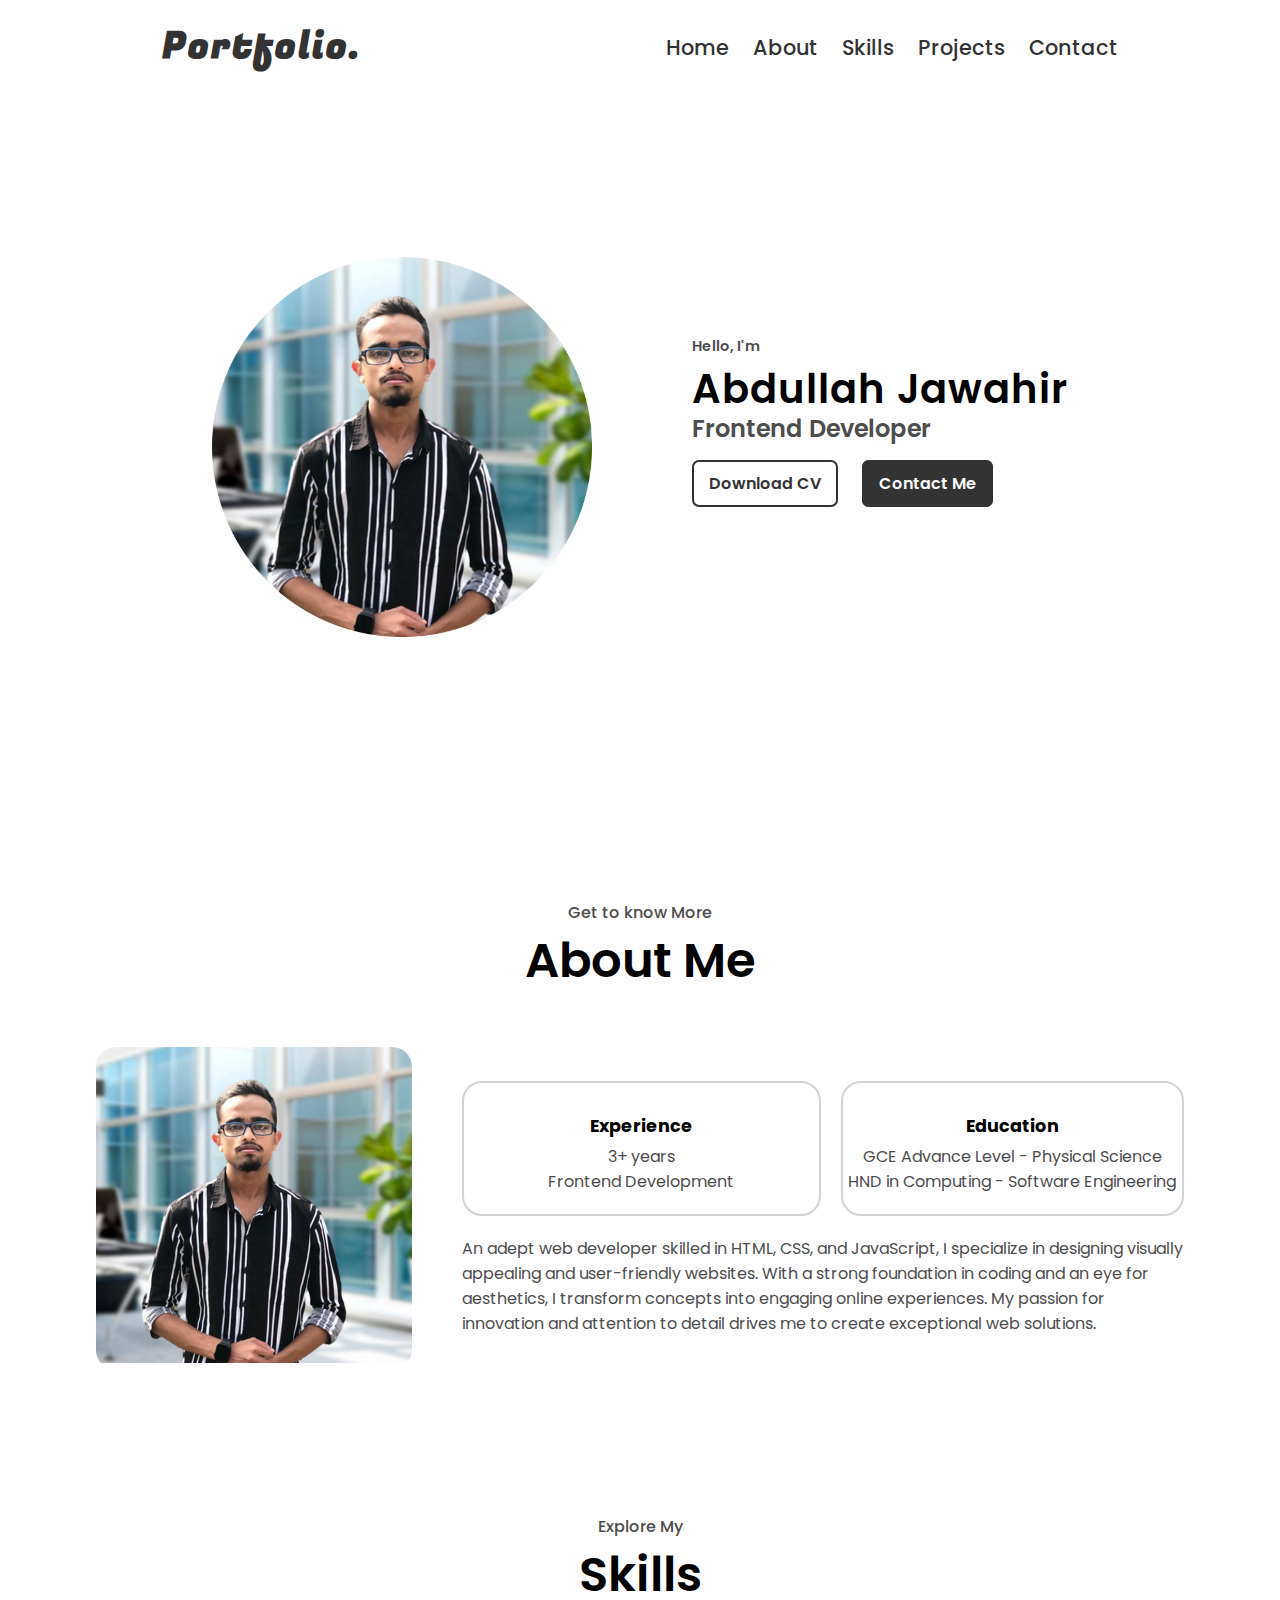
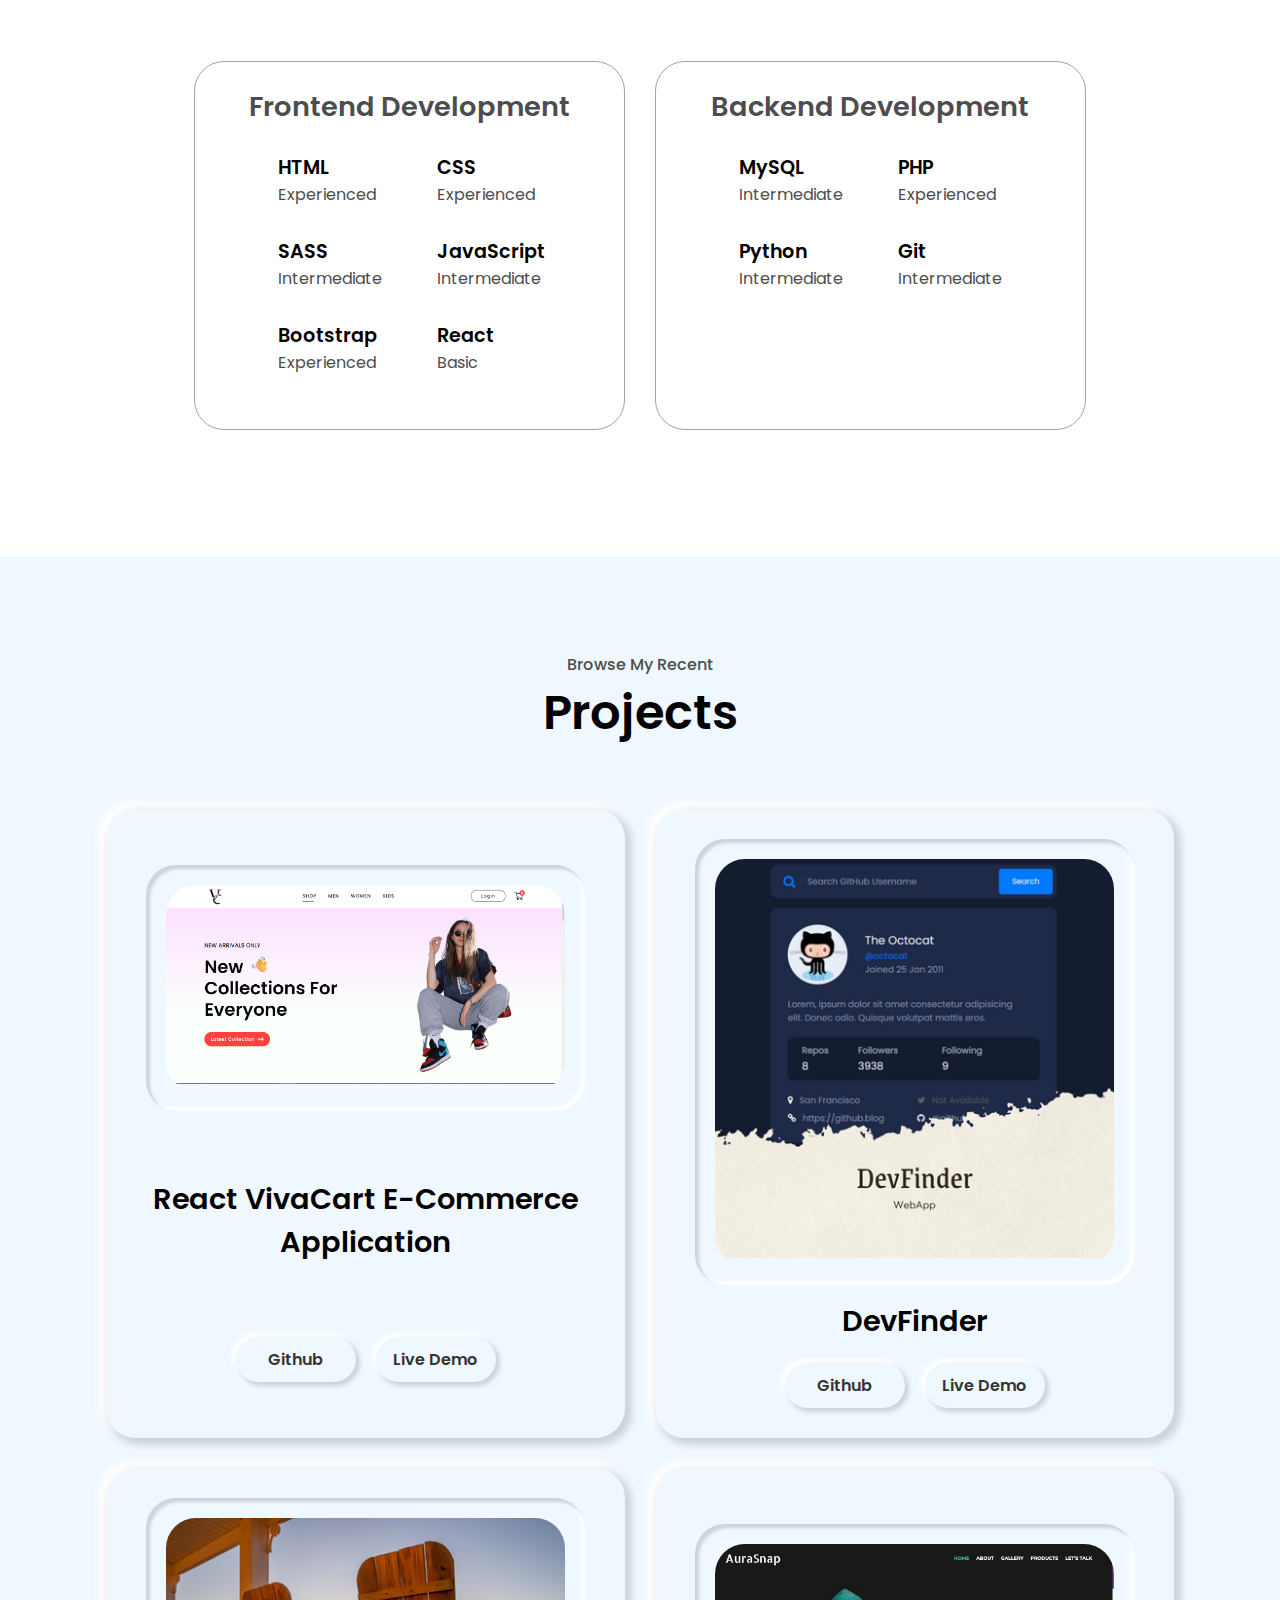
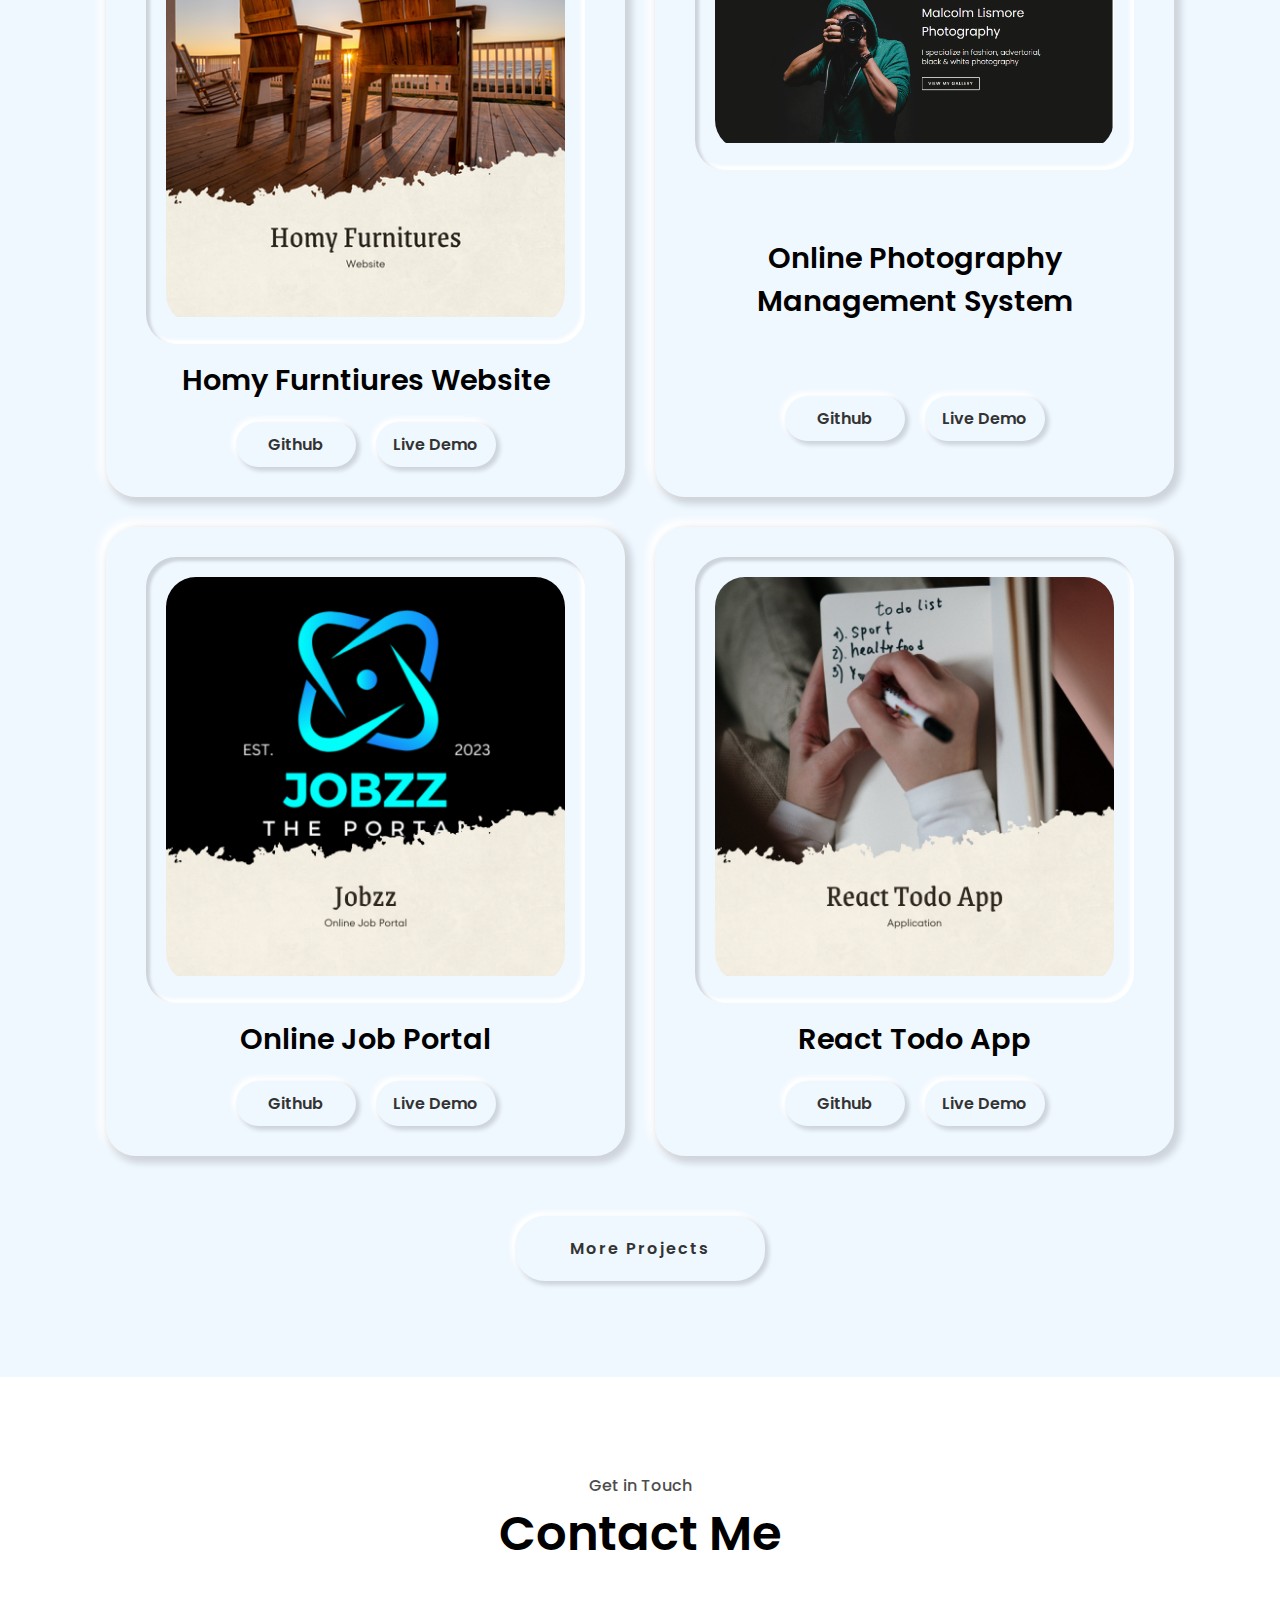
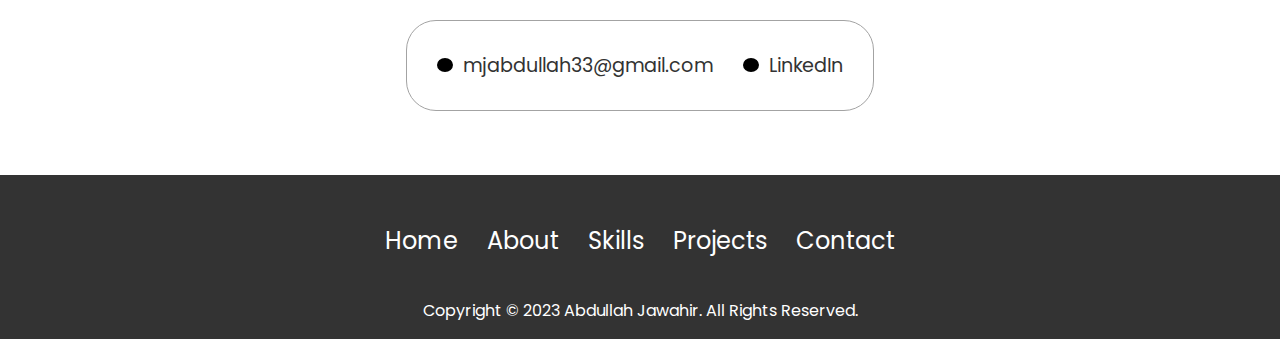
<file: index.html>
<!DOCTYPE html>
<html lang="en">

<head>
  <meta charset="UTF-8" />
  <meta name="viewport" content="width=device-width, initial-scale=1.0" />
  <title>Abdullah Jawahir | Portfolio</title>

  <!-- Poppins Font -->
  <link rel="preconnect" href="https://fonts.googleapis.com" />
  <link rel="preconnect" href="https://fonts.gstatic.com" crossorigin />
  <link href="https://fonts.googleapis.com/css2?family=Poppins:wght@100;200;300;400;500;600;700;800;900&display=swap"
    rel="stylesheet" />

  <!-- Fugaz One Font -->
  <link rel="preconnect" href="https://fonts.googleapis.com" />
  <link rel="preconnect" href="https://fonts.gstatic.com" crossorigin />
  <link href="https://fonts.googleapis.com/css2?family=Fugaz+One&display=swap" rel="stylesheet" />

  <!-- Fontawesome Icons -->
  <link rel="stylesheet" href="https://cdnjs.cloudflare.com/ajax/libs/font-awesome/6.4.2/css/all.min.css"
    integrity="sha512-z3gLpd7yknf1YoNbCzqRKc4qyor8gaKU1qmn+CShxbuBusANI9QpRohGBreCFkKxLhei6S9CQXFEbbKuqLg0DA=="
    crossorigin="anonymous" referrerpolicy="no-referrer" />

  <link rel="stylesheet" href="./CSS/styles.css" />
  <link rel="stylesheet" href="./CSS/projects.css" />
</head>

<body>
  <header>
    <a href="./index.html" class="logo">Portfolio.</a>

    <nav>
      <a href="#home">Home</a>
      <a href="#about">About</a>
      <a href="#skills">Skills</a>
      <a href="#projects">Projects</a>
      <a href="#contact">Contact</a>
    </nav>

    <div class="hamburger move">
      <div></div>
      <div></div>
      <div></div>
    </div>
  </header>

  <section id="home">
    <div class="hero-sec">
      <div class="prof-img">
        <img src="./Assets/profile-pic.png" alt="profile-pic" />
      </div>

      <div class="mini-intro">
        <span>Hello, I'm</span>
        <p class="my-name">Abdullah Jawahir</p>
        <p class="my-profession">Frontend Developer</p>
        <div class="cta-btns">
          <a href="./CV/Abdullah-Jawahir-CV.pdf" download="Abdullah-Jawahir-CV">Download CV</a>
          <a href="mailto:mjabdullah33@gmail.com">Contact Me</a>
        </div>
        <div class="intro-social-icons">
          <a href="https://www.linkedin.com/in/mohamed-jawahir-abdullah/" target="_blank"><i
              class="fa-brands fa-linkedin"></i></a>
          <a href="https://github.com/Abdullah-Jawahir" target="_blank"><i class="fa-brands fa-github"></i></a>
        </div>
      </div>
    </div>
  </section>

  <section id="about">
    <h4>Get to know More</h4>
    <h1>About Me</h1>

    <div class="about-body">
      <div class="about-img">
        <img src="./Assets/profile-pic - 2.png" alt="My Image" />
      </div>
      <div class="about-body-info">
        <div class="about-info experience-info">
          <i class="fa-solid fa-briefcase"></i>
          <h5>Experience</h5>
          <p>3+ years</p>
          <p>Frontend Development</p>
        </div>
        <div class="about-info education-info">
          <i class="fa-solid fa-graduation-cap"></i>
          <h5>Education</h5>
          <p>GCE Advance Level - Physical Science</p>
          <p>HND in Computing - Software Engineering</p>
        </div>
        <p class="my-bio">
          An adept web developer skilled in HTML, CSS, and JavaScript, I
          specialize in designing visually appealing and user-friendly
          websites. With a strong foundation in coding and an eye for
          aesthetics, I transform concepts into engaging online experiences.
          My passion for innovation and attention to detail drives me to
          create exceptional web solutions.
        </p>
      </div>
    </div>
  </section>

  <section id="skills">
    <h4>Explore My</h4>
    <h1>Skills</h1>

    <div class="skill-set">
      <div class="skills-card">
        <h2>Frontend Development</h2>
        <div class="skills">
          <div class="skill">
            <i class="fa-solid fa-circle-check"></i>
            <span class="skill-name">HTML</span>
            <span class="skill-level">Experienced</span>
          </div>
          <div class="skill">
            <i class="fa-solid fa-circle-check"></i>
            <span class="skill-name">CSS</span>
            <span class="skill-level">Experienced</span>
          </div>
          <div class="skill">
            <i class="fa-solid fa-circle-check"></i>
            <span class="skill-name">SASS</span>
            <span class="skill-level">Intermediate</span>
          </div>
          <div class="skill">
            <i class="fa-solid fa-circle-check"></i>
            <span class="skill-name">JavaScript</span>
            <span class="skill-level">Intermediate</span>
          </div>
          <div class="skill">
            <i class="fa-solid fa-circle-check"></i>
            <span class="skill-name">Bootstrap</span>
            <span class="skill-level">Experienced</span>
          </div>
          <div class="skill">
            <i class="fa-solid fa-circle-check"></i>
            <span class="skill-name">React</span>
            <span class="skill-level">Basic</span>
          </div>
        </div>
      </div>
      <div class="skills-card">
        <h2>Backend Development</h2>
        <div class="skills">
          <div class="skill">
            <i class="fa-solid fa-circle-check"></i>
            <span class="skill-name">MySQL</span>
            <span class="skill-level">Intermediate</span>
          </div>
          <div class="skill">
            <i class="fa-solid fa-circle-check"></i>
            <span class="skill-name">PHP</span>
            <span class="skill-level">Experienced</span>
          </div>
          <div class="skill">
            <i class="fa-solid fa-circle-check"></i>
            <span class="skill-name">Python</span>
            <span class="skill-level">Intermediate</span>
          </div>
          <div class="skill">
            <i class="fa-solid fa-circle-check"></i>
            <span class="skill-name">Git</span>
            <span class="skill-level">Intermediate</span>
          </div>
        </div>
      </div>
    </div>
  </section>

  <section id="projects">
    <h4>Browse My Recent</h4>
    <h1>Projects</h1>

    <div class="projects-container">
      <div class="project-card">
        <div class="pic-wrapper">
          <div class="proj-pic">
            <img src="./Assets/vivacart.png" alt="React VivaCart E-Commerce Application Image" />
          </div>
        </div>
        <h2>React VivaCart E-Commerce Application</h2>
        <div class="proj-btns">
          <a href="https://github.com/Abdullah-Jawahir/React-VivaCart-eCommerce-Application" target="_blank"
            class="btn proj-code-btn">Github</a>
          <a href="https://vivacart.netlify.app/" target="_blank" class="btn proj-demo-btn">Live
            Demo</a>
        </div>
      </div>
      <div class="project-card">
        <div class="pic-wrapper">
          <div class="proj-pic">
            <img src="./Assets/devfinder-img.png" alt="DevFinder App Pic" />
          </div>
        </div>
        <h2>DevFinder</h2>
        <div class="proj-btns">
          <a href="https://github.com/Abdullah-Jawahir/DevFinder" target="_blank" class="btn proj-code-btn">Github</a>
          <a href="https://abdullah-jawahir.github.io/DevFinder/" target="_blank" class="btn proj-demo-btn">Live
            Demo</a>
        </div>
      </div>
      <div class="project-card">
        <div class="pic-wrapper">
          <div class="proj-pic">
            <img src="./Assets/homy-furnitue-img.png" alt="Homy Furnitures Website Imamge" />
          </div>
        </div>
        <h2>Homy Furntiures Website</h2>
        <div class="proj-btns">
          <a href="https://github.com/Abdullah-Jawahir/Homy-Furniture-Landing-Page" target="_blank"
            class="btn proj-code-btn">Github</a>
          <a href="https://abdullah-jawahir.github.io/Homy-Furniture-Landing-Page/" target="_blank"
            class="btn proj-demo-btn">Live Demo</a>
        </div>
      </div>
      <div class="project-card">
        <div class="pic-wrapper">
          <div class="proj-pic">
            <img src="./Assets/online-phptography.png" alt="Online Photography Management System Image" />
          </div>
        </div>
        <h2>Online Photography Management System</h2>
        <div class="proj-btns">
          <a href="https://github.com/Abdullah-Jawahir/Malcolm-Lismore-Photography-Website" target="_blank"
            class="btn proj-code-btn">Github</a>
          <a href="https://malcolm-lismore-photography.netlify.app/" target="_blank" class="btn proj-demo-btn">Live
            Demo</a>
        </div>
      </div>
      <div class="project-card">
        <div class="pic-wrapper">
          <div class="proj-pic">
            <img src="./Assets/jobzz.png" alt="Online Job Portal" />
          </div>
        </div>
        <h2>Online Job Portal</h2>
        <div class="proj-btns">
          <a href="https://github.com/Abdullah-Jawahir/Job-Portal-WebApp" target="_blank"
            class="btn proj-code-btn">Github</a>
          <a href="https://abdullah-jawahir.github.io/Job-Portal-WebApp/" target="_blank" class="btn proj-demo-btn">Live
            Demo</a>
        </div>
      </div>
      <div class="project-card">
        <div class="pic-wrapper">
          <div class="proj-pic">
            <img src="./Assets/todo.png" alt="React Todo App Image" />
          </div>
        </div>
        <h2>React Todo App</h2>
        <div class="proj-btns">
          <a href="https://github.com/Abdullah-Jawahir/React-Todo-App" target="_blank"
            class="btn proj-code-btn">Github</a>
          <a href="https://react-prac-todo-app.netlify.app/" target="_blank" class="btn proj-demo-btn">Live
            Demo</a>
        </div>
      </div>
    </div>

    <a href="./pages/projects.html" class="btn more-projects-btn" target="_blank">More Projects</a>
  </section>

  <section id="contact">
    <h4>Get in Touch</h4>
    <h1>Contact Me</h1>

    <div class="contact-info">
      <div class="my-email">
        <div class="icon-wrapper"><i class="fa-solid fa-envelope"></i></div>
        <a href="mailto:mjabdullah33@gmail.com">mjabdullah33@gmail.com</a>
      </div>
      <div class="my-linkedin">
        <div class="icon-wrapper">
          <i class="fa-brands fa-linkedin-in"></i>
        </div>
        <a href="https://www.linkedin.com/in/mohamed-jawahir-abdullah/" target="_blank">LinkedIn</a>
      </div>
    </div>
  </section>

  <footer>
    <nav>
      <a href="#home">Home</a>
      <a href="#about">About</a>
      <a href="#skills">Skills</a>
      <a href="#projects">Projects</a>
      <a href="#contact">Contact</a>
    </nav>
    <p class="footer-note">
      Copyright © 2023 Abdullah Jawahir. All Rights Reserved.
    </p>
  </footer>

  <script src="./app.js"></script>
</body>

</html>
</file>
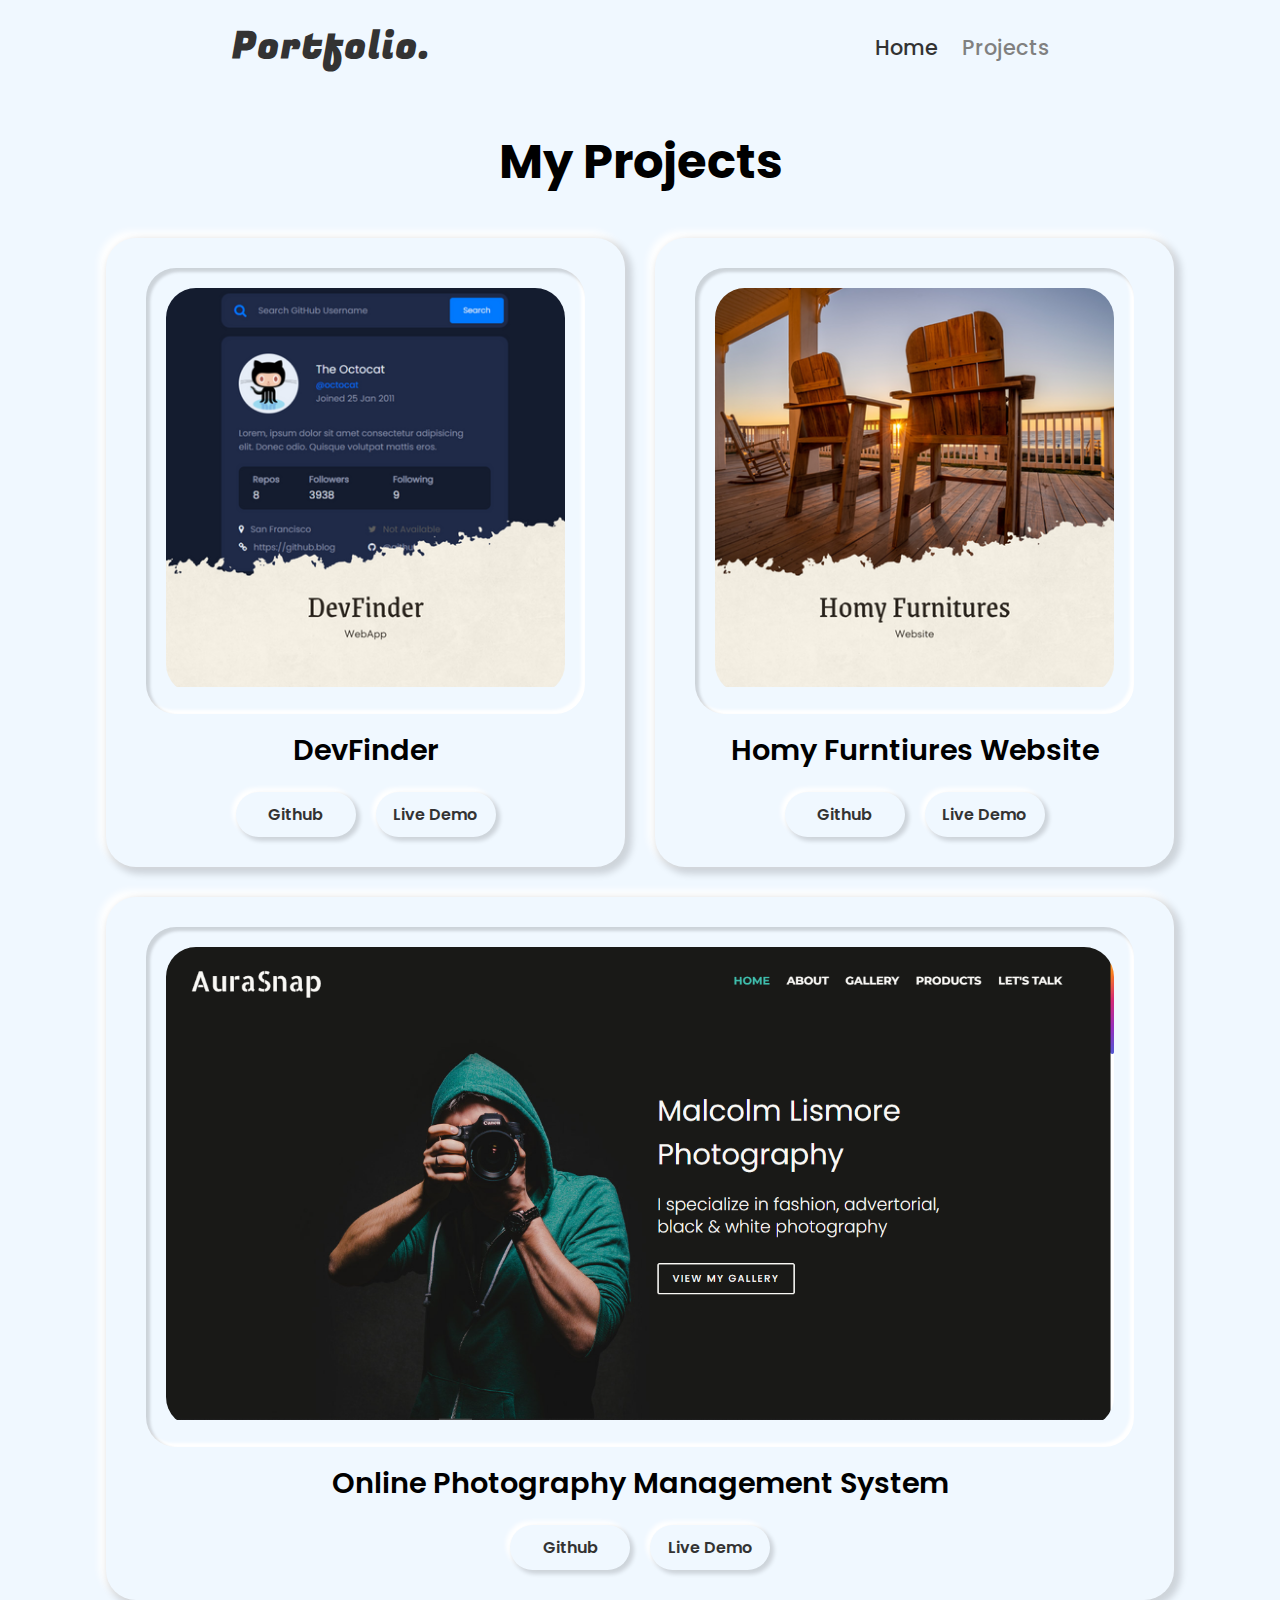
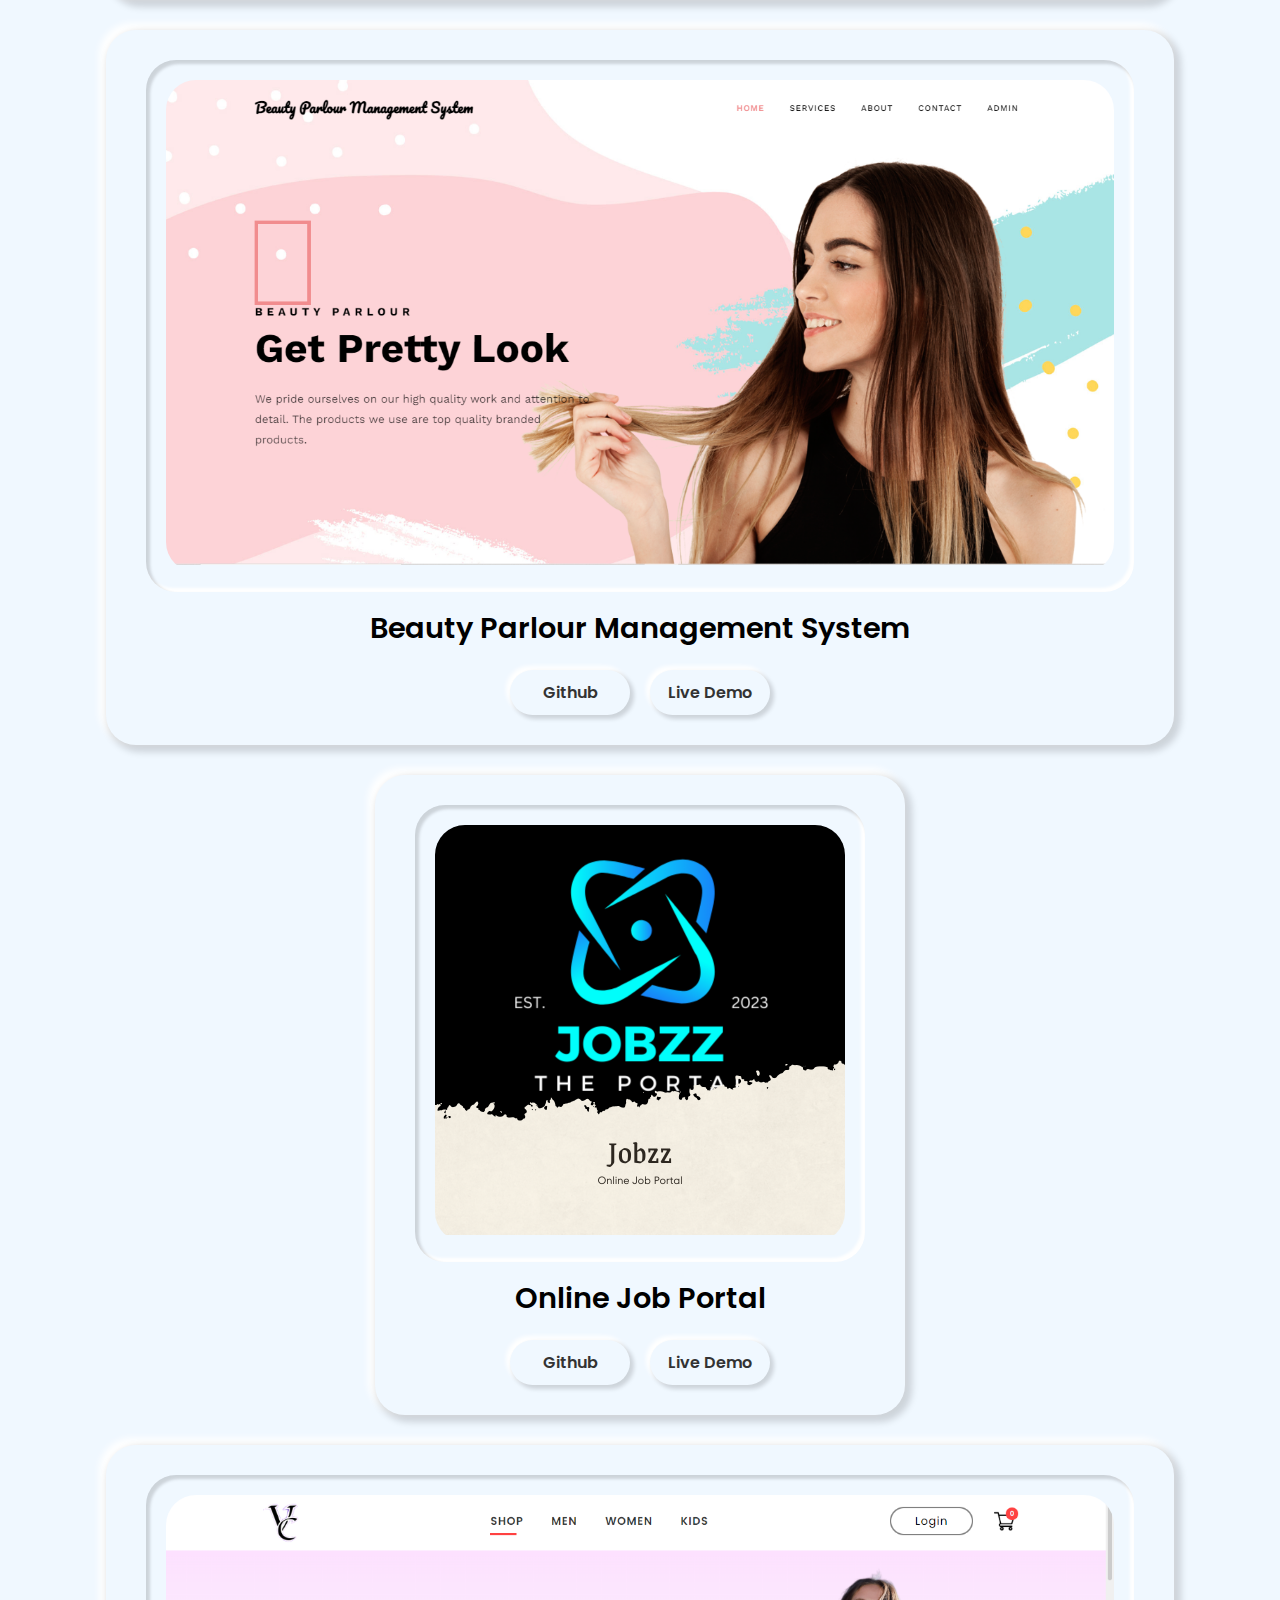
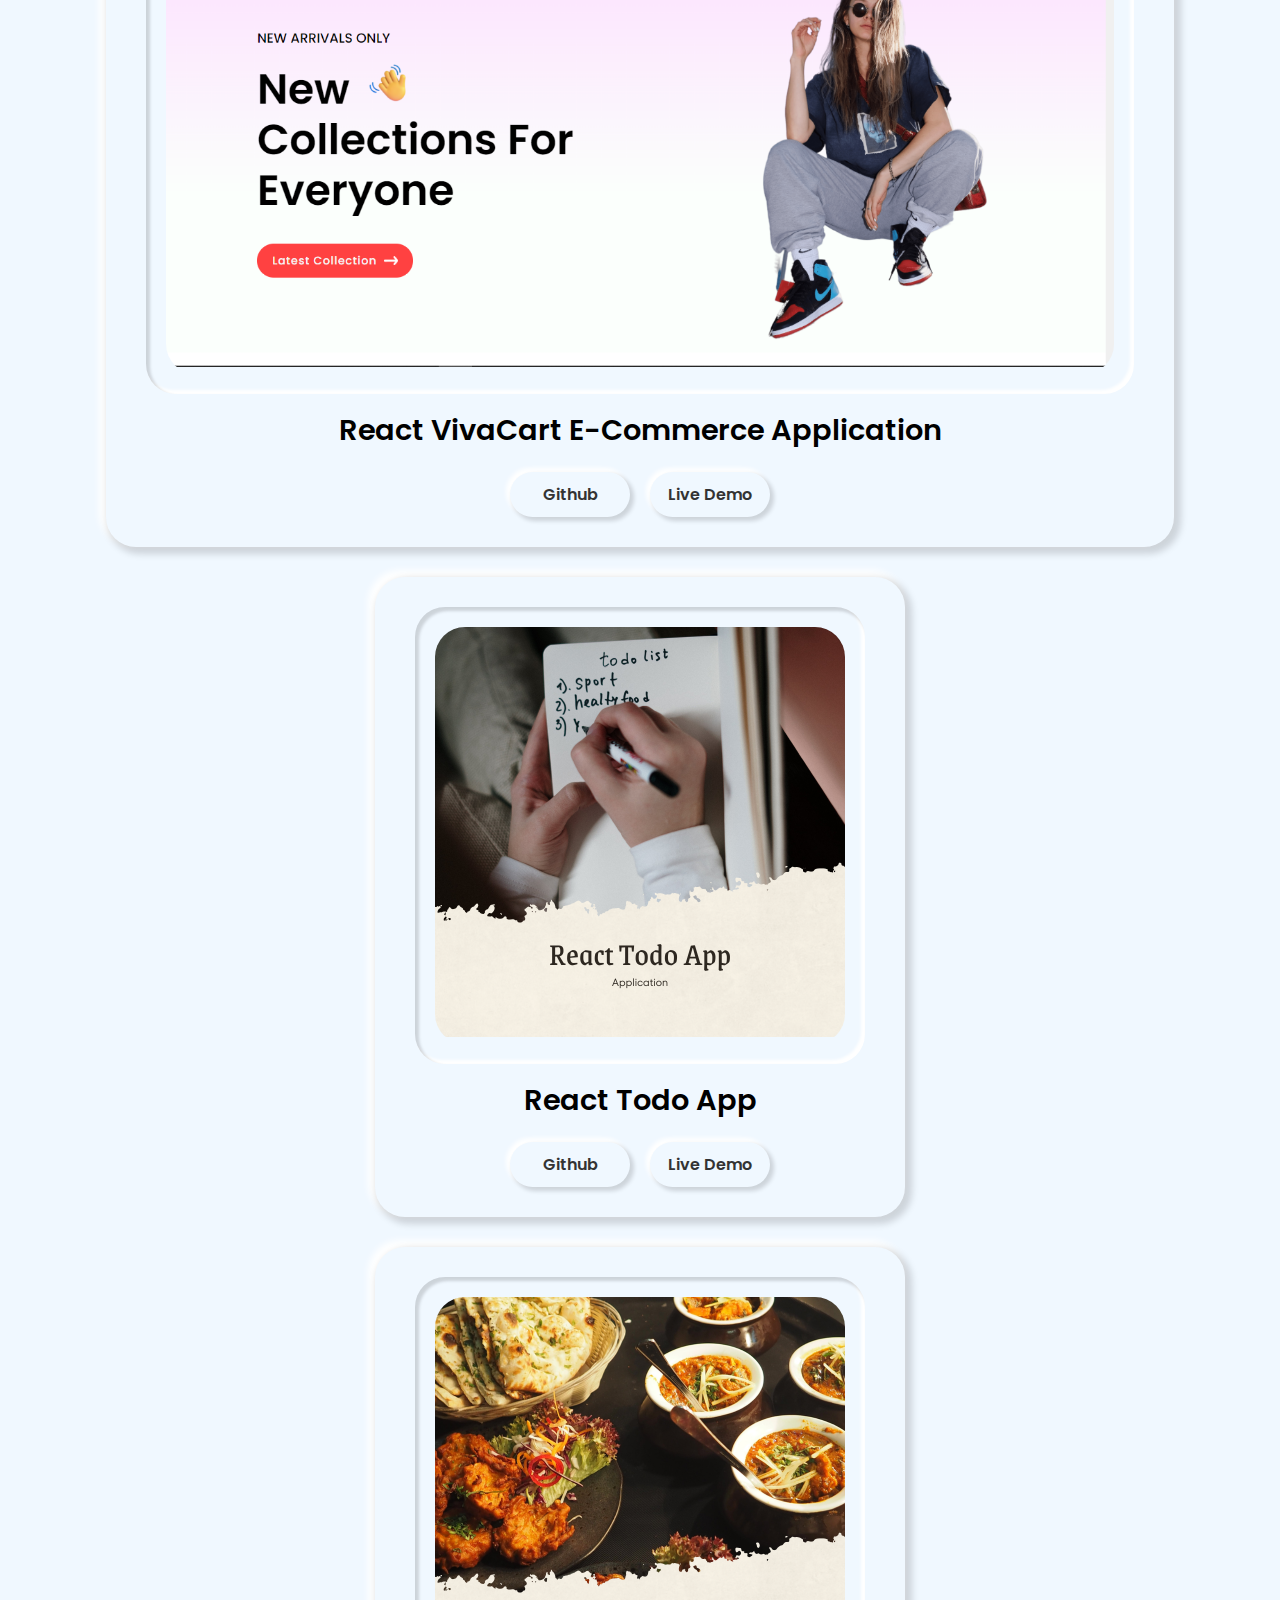
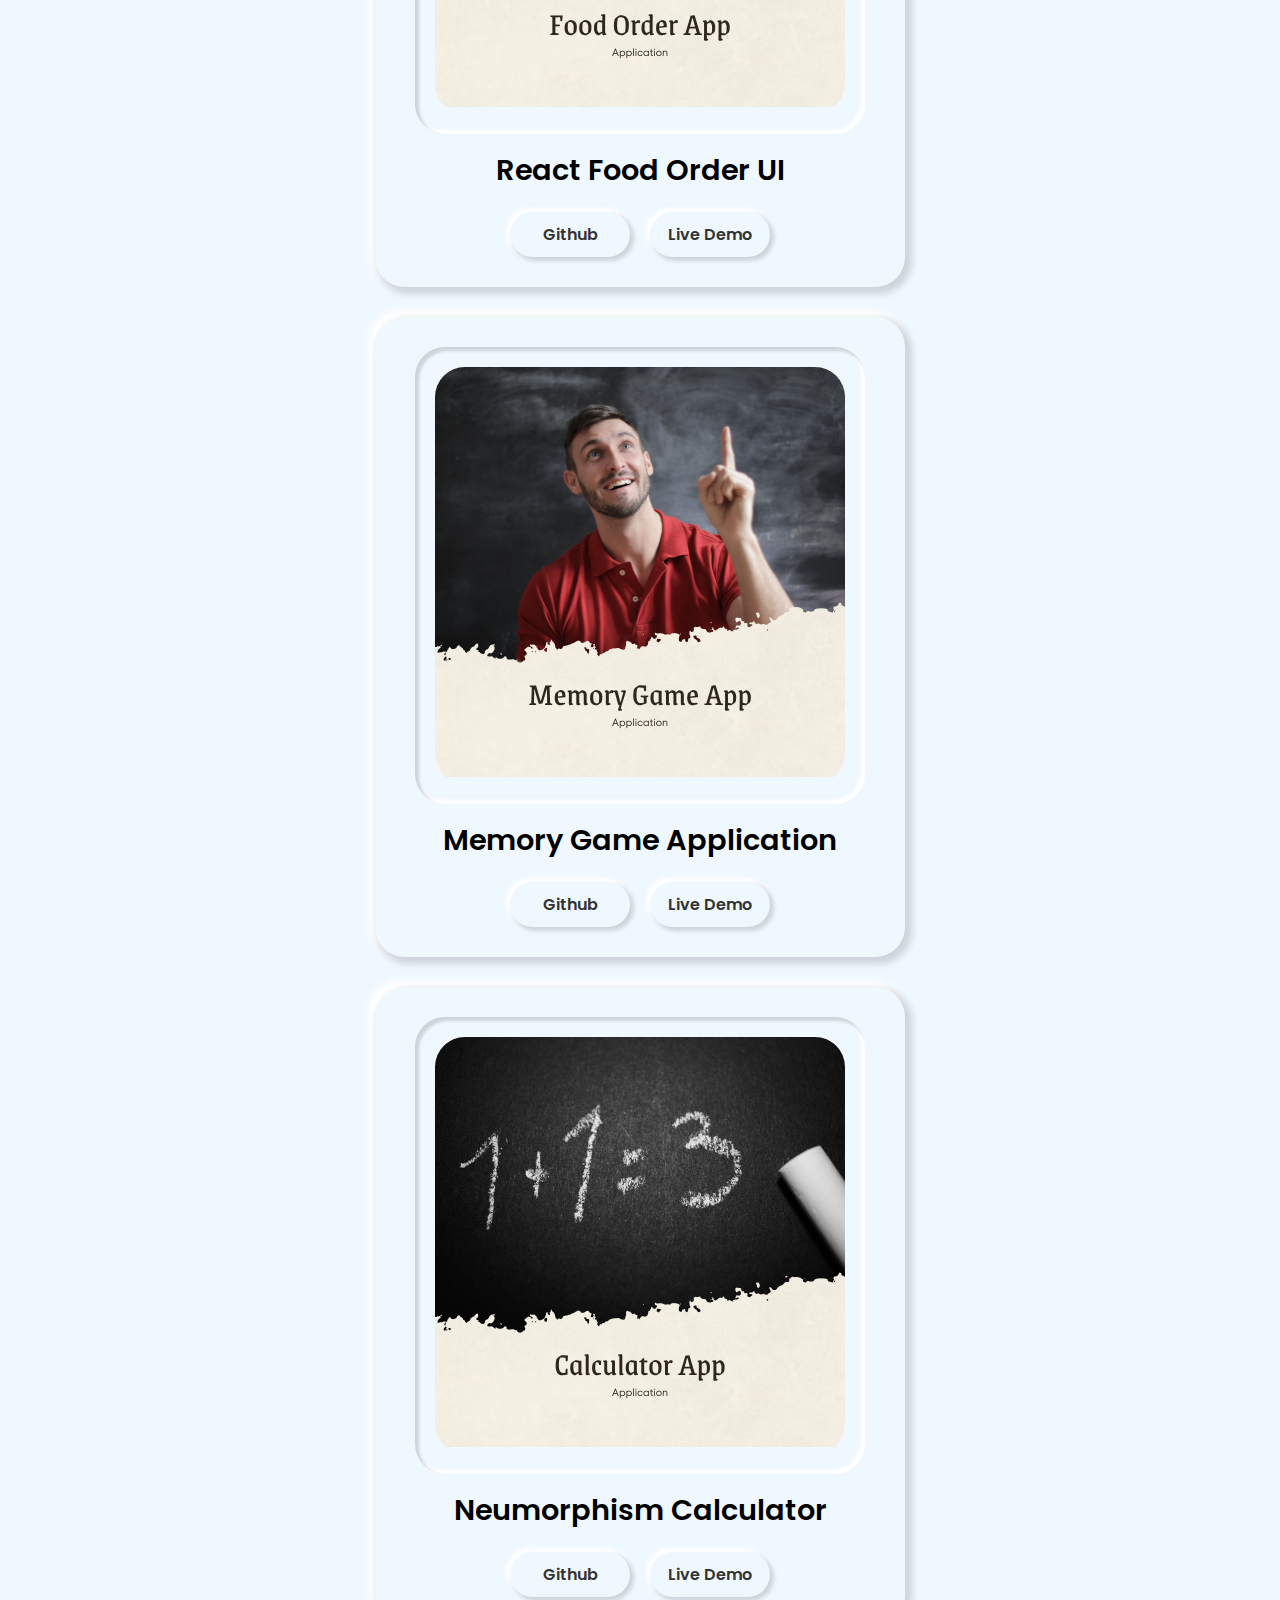
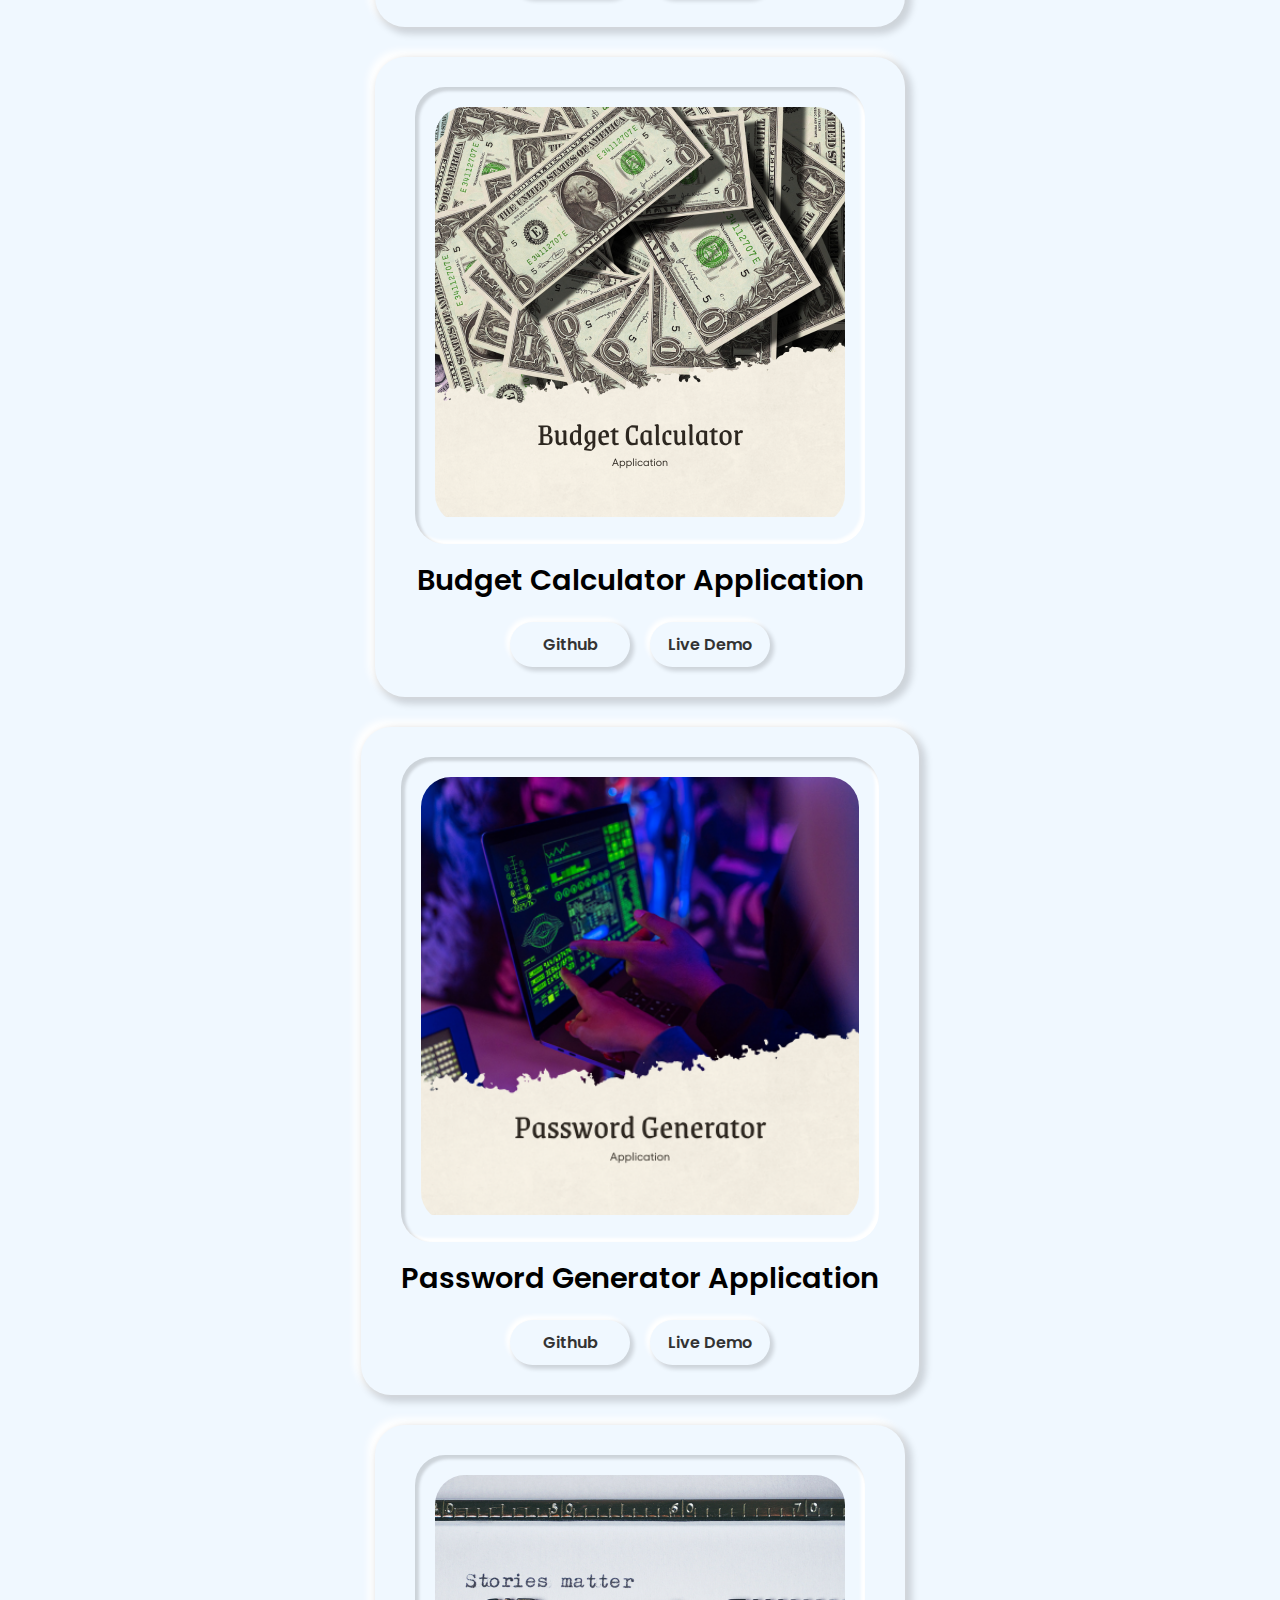
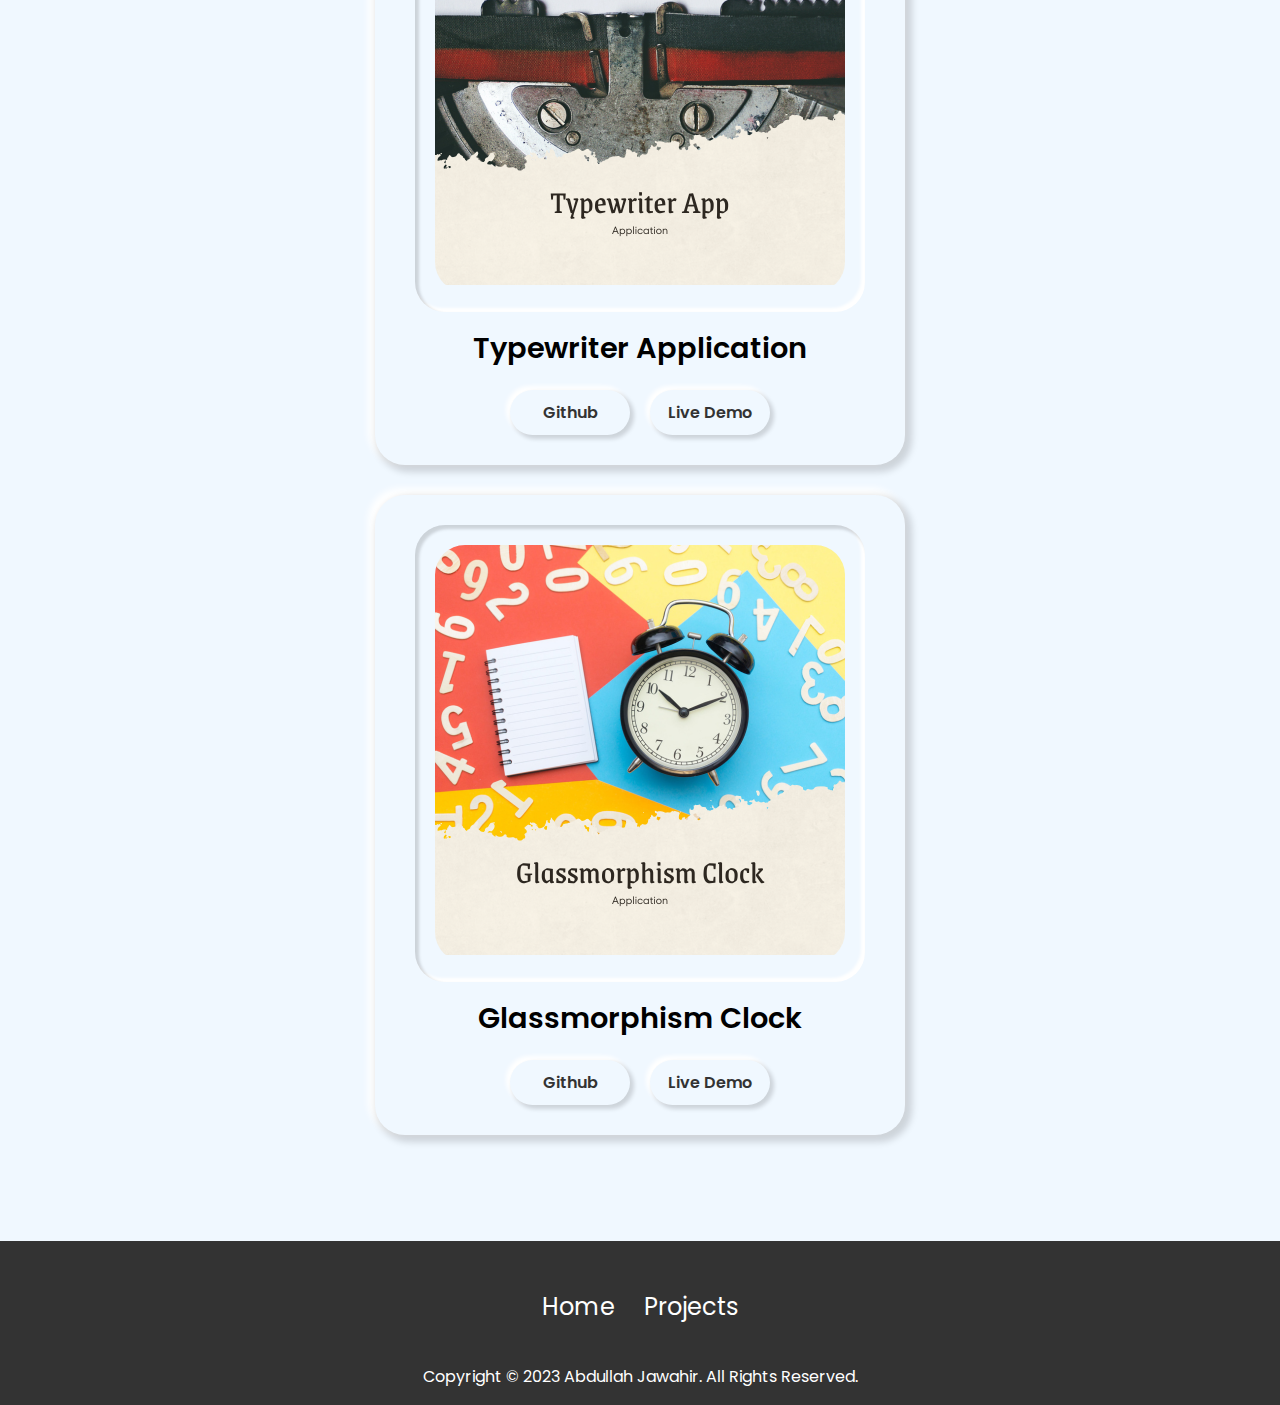
<file: pages/projects.html>
<!DOCTYPE html>
<html lang="en">

<head>
    <meta charset="UTF-8" />
    <meta name="viewport" content="width=device-width, initial-scale=1.0" />
    <title>My Projects</title>

    <!-- Poppins Font -->
    <link rel="preconnect" href="https://fonts.googleapis.com" />
    <link rel="preconnect" href="https://fonts.gstatic.com" crossorigin />
    <link href="https://fonts.googleapis.com/css2?family=Poppins:wght@100;200;300;400;500;600;700;800;900&display=swap"
        rel="stylesheet" />

    <!-- Fugaz One Font -->
    <link rel="preconnect" href="https://fonts.googleapis.com" />
    <link rel="preconnect" href="https://fonts.gstatic.com" crossorigin />
    <link href="https://fonts.googleapis.com/css2?family=Fugaz+One&display=swap" rel="stylesheet" />

    <!-- Fontawesome Icons -->
    <link rel="stylesheet" href="https://cdnjs.cloudflare.com/ajax/libs/font-awesome/6.4.2/css/all.min.css"
        integrity="sha512-z3gLpd7yknf1YoNbCzqRKc4qyor8gaKU1qmn+CShxbuBusANI9QpRohGBreCFkKxLhei6S9CQXFEbbKuqLg0DA=="
        crossorigin="anonymous" referrerpolicy="no-referrer" />

    <!-- <link rel="stylesheet" href="../CSS/styles.css" /> -->
    <link rel="stylesheet" href="../CSS/projects.css" />
    <link rel="stylesheet" href="../CSS/projectsStyles.css" />
</head>

<body>
    <header>
        <a href="./index.html" class="logo">Portfolio.</a>

        <nav>
            <a href="../index.html">Home</a>
            <a href="./projects.html" class="active">Projects</a>
        </nav>

        <div class="hamburger move">
            <div></div>
            <div></div>
            <div></div>
        </div>
    </header>


    <section id="projects">
        <h1>My Projects</h1>

        <div class="projects-container">
            <div class="project-card">
                <div class="pic-wrapper">
                    <div class="proj-pic">
                        <img src="../Assets/devfinder-img.png" alt="DevFinder App Pic" />
                    </div>
                </div>
                <h2>DevFinder</h2>
                <div class="proj-btns">
                    <a href="https://github.com/Abdullah-Jawahir/DevFinder" target="_blank"
                        class="btn proj-code-btn">Github</a>
                    <a href="https://abdullah-jawahir.github.io/DevFinder/" target="_blank"
                        class="btn proj-demo-btn">Live
                        Demo</a>
                </div>
            </div>
            <div class="project-card">
                <div class="pic-wrapper">
                    <div class="proj-pic">
                        <img src="../Assets/homy-furnitue-img.png" alt="Homy Furnitures Website Imamge" />
                    </div>
                </div>
                <h2>Homy Furntiures Website</h2>
                <div class="proj-btns">
                    <a href="https://github.com/Abdullah-Jawahir/Homy-Furniture-Landing-Page" target="_blank"
                        class="btn proj-code-btn">Github</a>
                    <a href="https://abdullah-jawahir.github.io/Homy-Furniture-Landing-Page/" target="_blank"
                        class="btn proj-demo-btn">Live Demo</a>
                </div>
            </div>
            <div class="project-card">
                <div class="pic-wrapper">
                    <div class="proj-pic">
                        <img src="../Assets/online-phptography.png" alt="Online Photography Management System Image" />
                    </div>
                </div>
                <h2>Online Photography Management System</h2>
                <div class="proj-btns">
                    <a href="https://github.com/Abdullah-Jawahir/Malcolm-Lismore-Photography-Website" target="_blank"
                        class="btn proj-code-btn">Github</a>
                    <a href="https://malcolm-lismore-photography.netlify.app/" target="_blank"
                        class="btn proj-demo-btn">Live
                        Demo</a>
                </div>
            </div>
            <div class="project-card">
                <div class="pic-wrapper">
                    <div class="proj-pic">
                        <img src="../Assets/BeautyParlourMS-pic.png" alt="Beauty Parlour Management System Image" />
                    </div>
                </div>
                <h2>Beauty Parlour Management System</h2>
                <div class="proj-btns">
                    <a href="https://github.com/Abdullah-Jawahir/OnlineBeautyParlor" target="_blank"
                        class="btn proj-code-btn">Github</a>
                    <a href="https://abdullah-jawahir.github.io/OnlineBeautyParlor/" target="_blank"
                        class="btn proj-demo-btn">Live
                        Demo</a>
                </div>
            </div>
            <div class="project-card">
                <div class="pic-wrapper">
                    <div class="proj-pic">
                        <img src="../Assets/jobzz.png" alt="Online Job Portal" />
                    </div>
                </div>
                <h2>Online Job Portal</h2>
                <div class="proj-btns">
                    <a href="https://github.com/Abdullah-Jawahir/Job-Portal-WebApp" target="_blank"
                        class="btn proj-code-btn">Github</a>
                    <a href="https://abdullah-jawahir.github.io/Job-Portal-WebApp/" target="_blank"
                        class="btn proj-demo-btn">Live
                        Demo</a>
                </div>
            </div>
            <div class="project-card">
                <div class="pic-wrapper">
                    <div class="proj-pic">
                        <img src="../Assets/vivacart.png" alt="React VivaCart E-Commerce Application Image" />
                    </div>
                </div>
                <h2>React VivaCart E-Commerce Application</h2>
                <div class="proj-btns">
                    <a href="https://github.com/Abdullah-Jawahir/React-VivaCart-eCommerce-Application" target="_blank"
                        class="btn proj-code-btn">Github</a>
                    <a href="https://vivacart.netlify.app/" target="_blank" class="btn proj-demo-btn">Live
                        Demo</a>
                </div>
            </div>
            <div class="project-card">
                <div class="pic-wrapper">
                    <div class="proj-pic">
                        <img src="../Assets/todo.png" alt="React Todo App Image" />
                    </div>
                </div>
                <h2>React Todo App</h2>
                <div class="proj-btns">
                    <a href="https://github.com/Abdullah-Jawahir/React-Todo-App" target="_blank"
                        class="btn proj-code-btn">Github</a>
                    <a href="https://react-prac-todo-app.netlify.app/" target="_blank" class="btn proj-demo-btn">Live
                        Demo</a>
                </div>
            </div>
            <div class="project-card">
                <div class="pic-wrapper">
                    <div class="proj-pic">
                        <img src="../Assets/food-order.png" alt="React Food Order UI" />
                    </div>
                </div>
                <h2>React Food Order UI</h2>
                <div class="proj-btns">
                    <a href="https://github.com/Abdullah-Jawahir/React-Food-Order-UI" target="_blank"
                        class="btn proj-code-btn">Github</a>
                    <a href="https://react-food-order-ui.netlify.app/" target="_blank" class="btn proj-demo-btn">Live
                        Demo</a>
                </div>
            </div>
            <div class="project-card">
                <div class="pic-wrapper">
                    <div class="proj-pic">
                        <img src="../Assets/memory.png" alt="Memory Game Application Image" />
                    </div>
                </div>
                <h2>Memory Game Application</h2>
                <div class="proj-btns">
                    <a href="https://github.com/Abdullah-Jawahir/Memory-Game" target="_blank"
                        class="btn proj-code-btn">Github</a>
                    <a href="https://abdullah-jawahir.github.io/Memory-Game/" target="_blank"
                        class="btn proj-demo-btn">Live
                        Demo</a>
                </div>
            </div>
            <div class="project-card">
                <div class="pic-wrapper">
                    <div class="proj-pic">
                        <img src="../Assets/calculator.png" alt="Neumorphism Calculator Image" />
                    </div>
                </div>
                <h2>Neumorphism Calculator</h2>
                <div class="proj-btns">
                    <a href="https://github.com/Abdullah-Jawahir/Nemorphism-Calculator" target="_blank"
                        class="btn proj-code-btn">Github</a>
                    <a href="https://abdullah-jawahir.github.io/Nemorphism-Calculator/" target="_blank"
                        class="btn proj-demo-btn">Live
                        Demo</a>
                </div>
            </div>
            <div class="project-card">
                <div class="pic-wrapper">
                    <div class="proj-pic">
                        <img src="../Assets/budget.png" alt="Budget Calculator Application Image" />
                    </div>
                </div>
                <h2>Budget Calculator Application</h2>
                <div class="proj-btns">
                    <a href="https://github.com/Abdullah-Jawahir/Budget-Calculator" target="_blank"
                        class="btn proj-code-btn">Github</a>
                    <a href="https://abdullah-jawahir.github.io/Budget-Calculator/" target="_blank"
                        class="btn proj-demo-btn">Live
                        Demo</a>
                </div>
            </div>
            <div class="project-card">
                <div class="pic-wrapper">
                    <div class="proj-pic">
                        <img src="../Assets/password-gen.png" alt="Password Generator Application Image" />
                    </div>
                </div>
                <h2>Password Generator Application</h2>
                <div class="proj-btns">
                    <a href="https://github.com/Abdullah-Jawahir/Password-Generator" target="_blank"
                        class="btn proj-code-btn">Github</a>
                    <a href="https://abdullah-jawahir.github.io/Password-Generator/" target="_blank"
                        class="btn proj-demo-btn">Live
                        Demo</a>
                </div>
            </div>
            <div class="project-card">
                <div class="pic-wrapper">
                    <div class="proj-pic">
                        <img src="../Assets/typewriter.png" alt="Typewriter Application Image" />
                    </div>
                </div>
                <h2>Typewriter Application</h2>
                <div class="proj-btns">
                    <a href="https://github.com/Abdullah-Jawahir/JS-Type-Writer" target="_blank"
                        class="btn proj-code-btn">Github</a>
                    <a href="https://abdullah-jawahir.github.io/JS-Type-Writer/" target="_blank"
                        class="btn proj-demo-btn">Live
                        Demo</a>
                </div>
            </div>
            <div class="project-card">
                <div class="pic-wrapper">
                    <div class="proj-pic">
                        <img src="../Assets/clock.png" alt="Glassmorphism Clock Image" />
                    </div>
                </div>
                <h2>Glassmorphism Clock</h2>
                <div class="proj-btns">
                    <a href="https://github.com/Abdullah-Jawahir/Simple-Clock" target="_blank"
                        class="btn proj-code-btn">Github</a>
                    <a href="https://abdullah-jawahir.github.io/Simple-Clock/" target="_blank"
                        class="btn proj-demo-btn">Live
                        Demo</a>
                </div>
            </div>
        </div>
    </section>

    <footer>
        <nav>
            <a href="../index.html">Home</a>
            <a href="./projects.html">Projects</a>
        </nav>
        <p class="footer-note">
            Copyright © 2023 Abdullah Jawahir. All Rights Reserved.
        </p>
    </footer>

    <script src="../app.js"></script>
</body>

</html>
</file>
<file: CSS/styles.css>
html {
  scroll-behavior: smooth;
}

body {
  position: relative;
  scroll-behavior: smooth;
}

a {
  position: relative;
}
a::after {
  position: absolute;
  content: "";
  left: 0;
  bottom: -10px;
  height: 5px;
  width: 0%;
  background-color: gray;
  border-radius: 2px;
  transition: 0.3s linear;
}

section {
  display: flex;
  align-items: center;
}
section h4 {
  font-weight: 500;
  color: rgb(77, 77, 77);
}
section h1 {
  font-size: 3rem;
  font-weight: 600;
  margin-bottom: 50px;
}

* {
  margin: 0;
  padding: 0;
  box-sizing: border-box;
  font-family: "Poppins", sans-serif;
}

a {
  text-decoration: none;
  color: #333;
}

li {
  list-style: none;
}

header {
  height: auto;
  width: 100%;
  display: flex;
  align-items: center;
  justify-content: space-around;
  padding: 20px 10px;
  position: absolute;
  transition: 0.5s ease-in-out;
}
header .logo {
  font-weight: bolder;
  font-size: 2.3rem;
  letter-spacing: 2px;
  font-family: "Fugaz One", cursive;
}
header nav a:not(:last-child) {
  margin-right: 20px;
}
header nav a {
  font-size: 1.3rem;
  font-weight: 500;
  transition: 0.3s;
}
header nav a:hover {
  color: gray;
}
header nav a:hover::after {
  width: 80%;
}
header .hamburger {
  width: 40px;
  height: auto;
  transition: 0.5s ease-in-out;
  display: none;
  cursor: pointer;
  position: relative;
  transform: rotate(0deg);
  margin-bottom: 30px;
}
header .hamburger div {
  width: 100%;
  height: 6px;
  background-color: #333;
  border-radius: 3px;
  position: absolute;
  opacity: 1;
  left: 0;
  transform: rotate(0deg);
  transition: 0.25s ease-in-out;
}
header .hamburger div:first-child {
  top: 0px;
  transform-origin: left top;
}
header .hamburger div:nth-child(2) {
  top: 14px;
  transform-origin: center;
}
header .hamburger div:last-child {
  top: 28px;
  transform-origin: left bottom;
}
header.open {
  background-color: #333;
  color: white;
  display: flex;
  flex-direction: row;
  align-items: center;
  justify-content: center;
  width: 100%;
  position: relative;
  top: 0;
  left: 0;
  z-index: 999;
}
header.open .logo {
  display: none;
}
header.open nav {
  display: flex;
  flex-direction: column;
  align-items: center;
}
header.open nav a {
  margin-right: 0;
  color: white;
  margin-bottom: 15px;
}
header.open nav a:hover::after {
  width: 0%;
}
header.open .hamburger {
  position: absolute;
  top: 50px;
  right: 30px;
  width: 50px;
}
header.open .hamburger div {
  background-color: #fff;
}
header.open .hamburger div:first-child {
  transform: rotate(42deg);
}
header.open .hamburger div:nth-child(2) {
  width: 0%;
  opacity: 0;
}
header.open .hamburger div:last-child {
  transform: rotate(-42deg);
  top: 32px;
}

@media screen and (max-width: 768px) {
  header {
    padding: 40px 0px;
  }
  header nav {
    display: none;
  }
  header .hamburger {
    display: block;
  }
}
#home {
  width: 100%;
  height: 100vh;
  justify-content: center;
}
#home .hero-sec {
  display: flex;
  justify-content: space-between;
  align-items: center;
}
#home .hero-sec .prof-img {
  width: 380px;
  margin-right: 100px;
}
#home .hero-sec .prof-img img {
  width: 100%;
  height: auto;
  -o-object-fit: cover;
     object-fit: cover;
}
#home .hero-sec .mini-intro {
  font-weight: 550;
  display: flex;
  flex-direction: column;
}
#home .hero-sec .mini-intro span {
  font-size: 0.9rem;
  color: rgb(77, 77, 77);
  margin-bottom: 10px;
}
#home .hero-sec .mini-intro .my-name {
  font-weight: 600;
  font-size: 2.5rem;
  letter-spacing: 1px;
  line-height: 1.1;
}
#home .hero-sec .mini-intro .my-profession {
  color: rgb(77, 77, 77);
  font-size: 1.5rem;
  margin-bottom: 25px;
}
#home .hero-sec .mini-intro .cta-btns {
  margin-bottom: 20px;
}
#home .hero-sec .mini-intro .cta-btns a, #home .hero-sec .mini-intro .cta-btns button {
  padding: 10px 15px;
  background-color: transparent;
  outline: none;
  cursor: pointer;
  font-weight: 600;
  border-radius: 7px;
  border: 2px solid #333;
  transition: 0.28s;
}
#home .hero-sec .mini-intro .cta-btns a:first-child, #home .hero-sec .mini-intro .cta-btns button:first-child {
  margin-right: 20px;
}
#home .hero-sec .mini-intro .cta-btns a:first-child:hover, #home .hero-sec .mini-intro .cta-btns button:first-child:hover {
  background-color: #333;
  color: white;
}
#home .hero-sec .mini-intro .cta-btns a:nth-child(2), #home .hero-sec .mini-intro .cta-btns button:nth-child(2) {
  background-color: #333;
  color: white;
}
#home .hero-sec .mini-intro .cta-btns a:nth-child(2):hover, #home .hero-sec .mini-intro .cta-btns button:nth-child(2):hover {
  background-color: transparent;
  color: #333;
}
#home .hero-sec .mini-intro .intro-social-icons a {
  font-size: 2rem;
}
#home .hero-sec .mini-intro .intro-social-icons a:first-child {
  margin-right: 15px;
}

@media screen and (max-width: 768px) {
  #home {
    height: auto;
    position: relative;
    top: 12em;
    margin-bottom: 20em;
    align-items: center;
  }
  #home .hero-sec {
    flex-direction: column;
  }
  #home .hero-sec .prof-img {
    width: 260px;
    margin-right: 0;
    margin-bottom: 30px;
  }
  #home .hero-sec .mini-intro {
    align-items: center;
  }
  #home .hero-sec .mini-intro .my-name {
    padding: 0 10px;
    text-align: center;
  }
  #home .hero-sec .mini-intro .my-profession {
    margin-bottom: 30px;
  }
  #home .hero-sec .mini-intro .cta-btns {
    margin-bottom: 25px;
  }
}
@media screen and (max-width: 425px) {
  #home .hero-sec .my-name {
    margin-bottom: 10px;
  }
}
#about {
  flex-direction: column;
  padding: 0 6em 3em 6em;
}
#about .about-body {
  display: flex;
  align-items: center;
  color: rgb(77, 77, 77);
}
#about .about-body .about-img {
  flex: 0.35;
  border-radius: 20px;
  overflow: hidden;
  margin-right: 50px;
}
#about .about-body .about-img img {
  width: 100%;
  height: auto;
  -o-object-fit: cover;
     object-fit: cover;
}
#about .about-body .about-body-info {
  flex: 0.8;
  display: grid;
  grid-template-areas: "exp edu" "bio bio";
}
#about .about-body .about-body-info .about-info {
  margin-bottom: 20px;
  border: 2px solid lightgray;
  padding: 20px 0;
  display: flex;
  flex-direction: column;
  align-items: center;
  justify-content: center;
  border-radius: 20px;
}
#about .about-body .about-body-info .about-info i {
  font-size: 1.3rem;
  margin-bottom: 10px;
  color: black;
}
#about .about-body .about-body-info .about-info h5 {
  font-size: 1.1rem;
  margin-bottom: 5px;
  color: black;
}
#about .about-body .about-body-info .experience-info {
  grid-area: exp;
  margin-right: 20px;
}
#about .about-body .about-body-info .education-info {
  grid-area: edu;
}
#about .about-body .about-body-info .my-bio {
  grid-area: bio;
}

@media screen and (max-width: 768px) {
  #about {
    padding: 0 2em 3em 2em;
  }
  #about h1 {
    margin-bottom: 30px;
  }
  #about .about-body {
    flex-direction: column;
  }
  #about .about-body .about-img {
    flex: auto;
    width: 16em;
    margin-right: 0;
    margin-bottom: 30px;
  }
  #about .about-body .about-body-info .about-info {
    align-items: center;
    padding: 20px;
  }
  #about .about-body .about-body-info .about-info p {
    text-align: center;
  }
}
@media screen and (max-width: 425px) {
  #about .about-body .about-body-info {
    flex: 1;
    grid-template-areas: "exp" "edu" "bio";
  }
  #about .about-body .about-body-info .experience-info {
    margin-right: 0;
  }
}
#skills {
  flex-direction: column;
  padding: 6em;
}
#skills .skill-set {
  display: flex;
  justify-content: center;
  width: 99%;
  margin-right: auto;
  margin-left: auto;
  flex-wrap: wrap;
}
#skills .skills-card {
  border: 1px solid #a3a3a3;
  padding: 1.5em 3em;
  border-radius: 30px;
  text-align: left;
  width: 40%;
  min-width: -moz-fit-content;
  min-width: fit-content;
  margin-bottom: 30px;
}
#skills .skills-card:not(:last-child) {
  margin-right: 30px;
}
#skills .skills-card h2 {
  font-weight: 600;
  font-size: 1.7rem;
  color: rgb(77, 77, 77);
  margin-bottom: 25px;
  text-align: center;
  word-wrap: break-word;
}
#skills .skills-card .skills {
  display: grid;
  grid-template-columns: repeat(auto-fit, minmax(150px, 1fr));
  padding-left: 15px;
}
#skills .skills-card .skills .skill {
  display: grid;
  grid-template-areas: "icon skill-name" ". skill-level";
  margin-bottom: 30px;
  width: -moz-fit-content;
  width: fit-content;
}
#skills .skills-card .skills .skill i {
  grid-area: icon;
  font-size: 1.4rem;
  margin-right: 20px;
  margin-top: 3px;
}
#skills .skills-card .skills .skill .skill-name {
  grid-area: skill-name;
  font-weight: 600;
  font-size: 1.2rem;
}
#skills .skills-card .skills .skill .skill-level {
  grid-area: skill-level;
  color: rgb(77, 77, 77);
}

@media screen and (max-width: 768px) {
  #skills h1 {
    margin-bottom: 30px;
  }
  #skills .skill-set .skills-card {
    width: -moz-min-content;
    width: min-content;
    display: flex;
    flex-direction: column;
    align-items: center;
  }
  #skills .skill-set .skills-card:not(:last-child) {
    margin-right: 0;
  }
}
#contact {
  flex-direction: column;
  padding: 6em 6em 4em 6em;
}
#contact .contact-info {
  display: flex;
  align-items: center;
  justify-content: space-between;
  border: 1px solid #a3a3a3;
  padding: 30px;
  border-radius: 30px;
}
#contact .contact-info div {
  display: flex;
  align-items: center;
}
#contact .contact-info div .icon-wrapper {
  background-color: #000;
  padding: 7px 8px;
  margin-right: 10px;
  border-radius: 50%;
  display: flex;
  align-items: center;
  justify-content: center;
}
#contact .contact-info div .icon-wrapper i {
  color: #fff;
  font-size: 1.3rem;
  font-weight: 500;
}
#contact .contact-info div a {
  font-size: 1.2rem;
  transition: 0.3s;
}
#contact .contact-info div a:hover {
  color: gray;
}
#contact .contact-info div a:hover::after {
  width: 75%;
}
#contact .contact-info .my-email {
  margin-right: 30px;
}

@media screen and (max-width: 515px) {
  #contact .contact-info {
    flex-direction: column;
  }
  #contact .contact-info div {
    margin-bottom: 15px;
  }
  #contact .contact-info div:last-child {
    margin-bottom: 0;
  }
  #contact .contact-info div .icon-wrapper {
    margin: 0;
  }
  #contact .contact-info div a {
    margin-left: 10px;
  }
  #contact .contact-info div a:hover::after {
    width: 0%;
  }
  #contact .contact-info .my-email {
    margin-right: 0;
  }
}
@media screen and (max-width: 425px) {
  #contact {
    padding: 6em 2em 4em 2em;
  }
  #contact h1 {
    text-align: center;
  }
}
@media screen and (max-width: 375px) {
  #contact .contact-info {
    padding: 10px;
    justify-content: center;
    height: -moz-max-content;
    height: max-content;
  }
}
footer {
  display: flex;
  flex-direction: column;
  width: 100%;
  justify-content: center;
  align-items: center;
  padding: 3em 6em 1em 6em;
  background-color: #333;
  color: #fff;
}
footer nav {
  margin-bottom: 40px;
}
footer nav a {
  margin-right: 25px;
  font-size: 1.5rem;
  font-weight: normal;
  transition: 0.3s;
  color: #fff;
}
footer nav a:last-child {
  margin-right: 0;
}
footer nav a:hover {
  color: gray;
}
footer nav a:hover::after {
  width: 80%;
}
footer .footer-note {
  color: #fff;
}

@media screen and (max-width: 515px) {
  footer {
    padding: 3em 3em 1em 3em;
  }
  footer nav {
    display: flex;
    height: -moz-max-content;
    height: max-content;
    justify-content: center;
    align-items: center;
    flex-wrap: wrap;
    width: 100%;
    padding: 10px;
    padding-left: 25px;
  }
  footer nav a {
    margin-right: 20px;
  }
  footer nav a:last-child {
    margin-right: 20px;
  }
  footer nav a:hover::after {
    width: 0;
  }
  footer .footer-note {
    text-align: center;
  }
}
@media screen and (max-width: 425px) {
  footer nav {
    flex-direction: column;
  }
  footer nav a {
    margin-bottom: 10px;
    margin-right: 0;
  }
  footer nav a:last-child {
    margin-right: 0;
  }
}
</file>
<file: CSS/projects.css>
* {
  margin: 0;
  padding: 0;
  box-sizing: border-box;
  font-family: "Poppins", sans-serif;
}

a {
  text-decoration: none;
  color: #333;
}

li {
  list-style: none;
}

header {
  height: auto;
  width: 100%;
  display: flex;
  align-items: center;
  justify-content: space-around;
  padding: 20px 10px;
  position: absolute;
  transition: 0.5s ease-in-out;
}
header .logo {
  font-weight: bolder;
  font-size: 2.3rem;
  letter-spacing: 2px;
  font-family: "Fugaz One", cursive;
}
header nav a:not(:last-child) {
  margin-right: 20px;
}
header nav a {
  font-size: 1.3rem;
  font-weight: 500;
  transition: 0.3s;
}
header nav a:hover {
  color: gray;
}
header nav a:hover::after {
  width: 80%;
}
header .hamburger {
  width: 40px;
  height: auto;
  transition: 0.5s ease-in-out;
  display: none;
  cursor: pointer;
  position: relative;
  transform: rotate(0deg);
  margin-bottom: 30px;
}
header .hamburger div {
  width: 100%;
  height: 6px;
  background-color: #333;
  border-radius: 3px;
  position: absolute;
  opacity: 1;
  left: 0;
  transform: rotate(0deg);
  transition: 0.25s ease-in-out;
}
header .hamburger div:first-child {
  top: 0px;
  transform-origin: left top;
}
header .hamburger div:nth-child(2) {
  top: 14px;
  transform-origin: center;
}
header .hamburger div:last-child {
  top: 28px;
  transform-origin: left bottom;
}
header.open {
  background-color: #333;
  color: white;
  display: flex;
  flex-direction: row;
  align-items: center;
  justify-content: center;
  width: 100%;
  position: relative;
  top: 0;
  left: 0;
  z-index: 999;
}
header.open .logo {
  display: none;
}
header.open nav {
  display: flex;
  flex-direction: column;
  align-items: center;
}
header.open nav a {
  margin-right: 0;
  color: white;
  margin-bottom: 15px;
}
header.open nav a:hover::after {
  width: 0%;
}
header.open .hamburger {
  position: absolute;
  top: 50px;
  right: 30px;
  width: 50px;
}
header.open .hamburger div {
  background-color: #fff;
}
header.open .hamburger div:first-child {
  transform: rotate(42deg);
}
header.open .hamburger div:nth-child(2) {
  width: 0%;
  opacity: 0;
}
header.open .hamburger div:last-child {
  transform: rotate(-42deg);
  top: 32px;
}

@media screen and (max-width: 768px) {
  header {
    padding: 40px 0px;
  }
  header nav {
    display: none;
  }
  header .hamburger {
    display: block;
  }
}
footer {
  display: flex;
  flex-direction: column;
  width: 100%;
  justify-content: center;
  align-items: center;
  padding: 3em 6em 1em 6em;
  background-color: #333;
  color: #fff;
}
footer nav {
  margin-bottom: 40px;
}
footer nav a {
  margin-right: 25px;
  font-size: 1.5rem;
  font-weight: normal;
  transition: 0.3s;
  color: #fff;
}
footer nav a:last-child {
  margin-right: 0;
}
footer nav a:hover {
  color: gray;
}
footer nav a:hover::after {
  width: 80%;
}
footer .footer-note {
  color: #fff;
}

@media screen and (max-width: 515px) {
  footer {
    padding: 3em 3em 1em 3em;
  }
  footer nav {
    display: flex;
    height: -moz-max-content;
    height: max-content;
    justify-content: center;
    align-items: center;
    flex-wrap: wrap;
    width: 100%;
    padding: 10px;
    padding-left: 25px;
  }
  footer nav a {
    margin-right: 20px;
  }
  footer nav a:last-child {
    margin-right: 20px;
  }
  footer nav a:hover::after {
    width: 0;
  }
  footer .footer-note {
    text-align: center;
  }
}
@media screen and (max-width: 425px) {
  footer nav {
    flex-direction: column;
  }
  footer nav a {
    margin-bottom: 10px;
    margin-right: 0;
  }
  footer nav a:last-child {
    margin-right: 0;
  }
}
#projects {
  flex-direction: column;
  padding: 6em;
  background-color: aliceblue;
}
#projects .btn {
  background-color: transparent;
  border: none;
  outline: none;
  width: 120px;
  text-align: center;
  padding: 10px 0;
  border-radius: 30px;
  font-weight: 550;
  cursor: pointer;
  transition: 0.3s;
  box-shadow: 3px 3px 4px 1px rgba(0, 0, 0, 0.15), -3px -3px 4px 1px #fff;
}
#projects .btn:active {
  box-shadow: inset 3px 3px 3px 1px rgba(0, 0, 0, 0.15), inset -3px -3px 3px 1px #fff;
}
#projects .projects-container {
  display: grid;
  grid-template-columns: repeat(auto-fit, minmax(350px, 1fr));
  gap: 30px;
  flex-wrap: wrap;
  width: 100%;
  padding: 10px;
}
#projects .projects-container .project-card {
  display: flex;
  flex-direction: column;
  justify-content: space-around;
  align-items: center;
  padding: 30px 40px;
  box-shadow: 4px 4px 7px 3px rgba(0, 0, 0, 0.15), -4px -4px 7px 3px #fff;
  border-radius: 30px;
}
#projects .projects-container .project-card .pic-wrapper {
  box-shadow: inset 3px 3px 3px 1px rgba(0, 0, 0, 0.15), inset -3px -3px 3px 1px #fff;
  width: 100%;
  border-radius: 30px;
  padding: 20px;
  margin-bottom: 15px;
}
#projects .projects-container .project-card .proj-pic {
  border-radius: 30px;
  overflow: hidden;
}
#projects .projects-container .project-card .proj-pic img {
  width: 100%;
  -o-object-fit: cover;
     object-fit: cover;
}
#projects .projects-container .project-card h2 {
  margin-bottom: 20px;
  font-size: 1.8rem;
  font-weight: 550;
  text-align: center;
}
#projects .projects-container .project-card .proj-btns {
  width: 360px;
  display: flex;
  justify-content: space-around;
  padding: 0 40px;
  flex-wrap: wrap;
}
#projects .projects-container .project-card:first-child, #projects .projects-container .project-card:nth-child(2) {
  flex: 0.5;
}
#projects .more-projects-btn {
  margin-top: 50px;
  padding: 20px;
  width: 250px;
  font-size: 1rem;
  letter-spacing: 2px;
}

@media screen and (max-width: 768px) {
  #projects {
    padding: 6em 3em 6em 3em;
  }
  #projects .projects-container .project-card h2 {
    text-align: center;
  }
  #projects .projects-container .project-card:first-child, #projects .projects-container .project-card:nth-child(2) {
    flex: 1;
  }
}
@media screen and (max-width: 515px) {
  #projects {
    padding: 6em 1em 6em 1em;
  }
  #projects .projects-container {
    gap: 0;
    padding: 1em 2em;
    row-gap: 30px;
    align-items: center;
    justify-content: center;
  }
  #projects .projects-container .project-card .proj-btns {
    width: auto;
    height: -moz-max-content;
    height: max-content;
    align-items: center;
  }
  #projects .projects-container .project-card .proj-btns a {
    margin-bottom: 15px;
  }
}
@media screen and (max-width: 425px) {
  #projects .projects-container {
    padding: 1em;
  }
  #projects .projects-container .project-card {
    padding: 20px;
  }
  #projects .projects-container .project-card .pic-wrapper {
    padding: 10px;
  }
}
</file>
<file: CSS/projectsStyles.css>
header nav a.active {
  color: gray;
}

#projects h1 {
  text-align: center;
  font-size: 3rem;
  margin: 30px auto;
}
#projects .projects-container {
  max-height: -moz-max-content;
  max-height: max-content;
  display: flex;
  font-weight: wrap;
  place-content: center;
}
</file>
